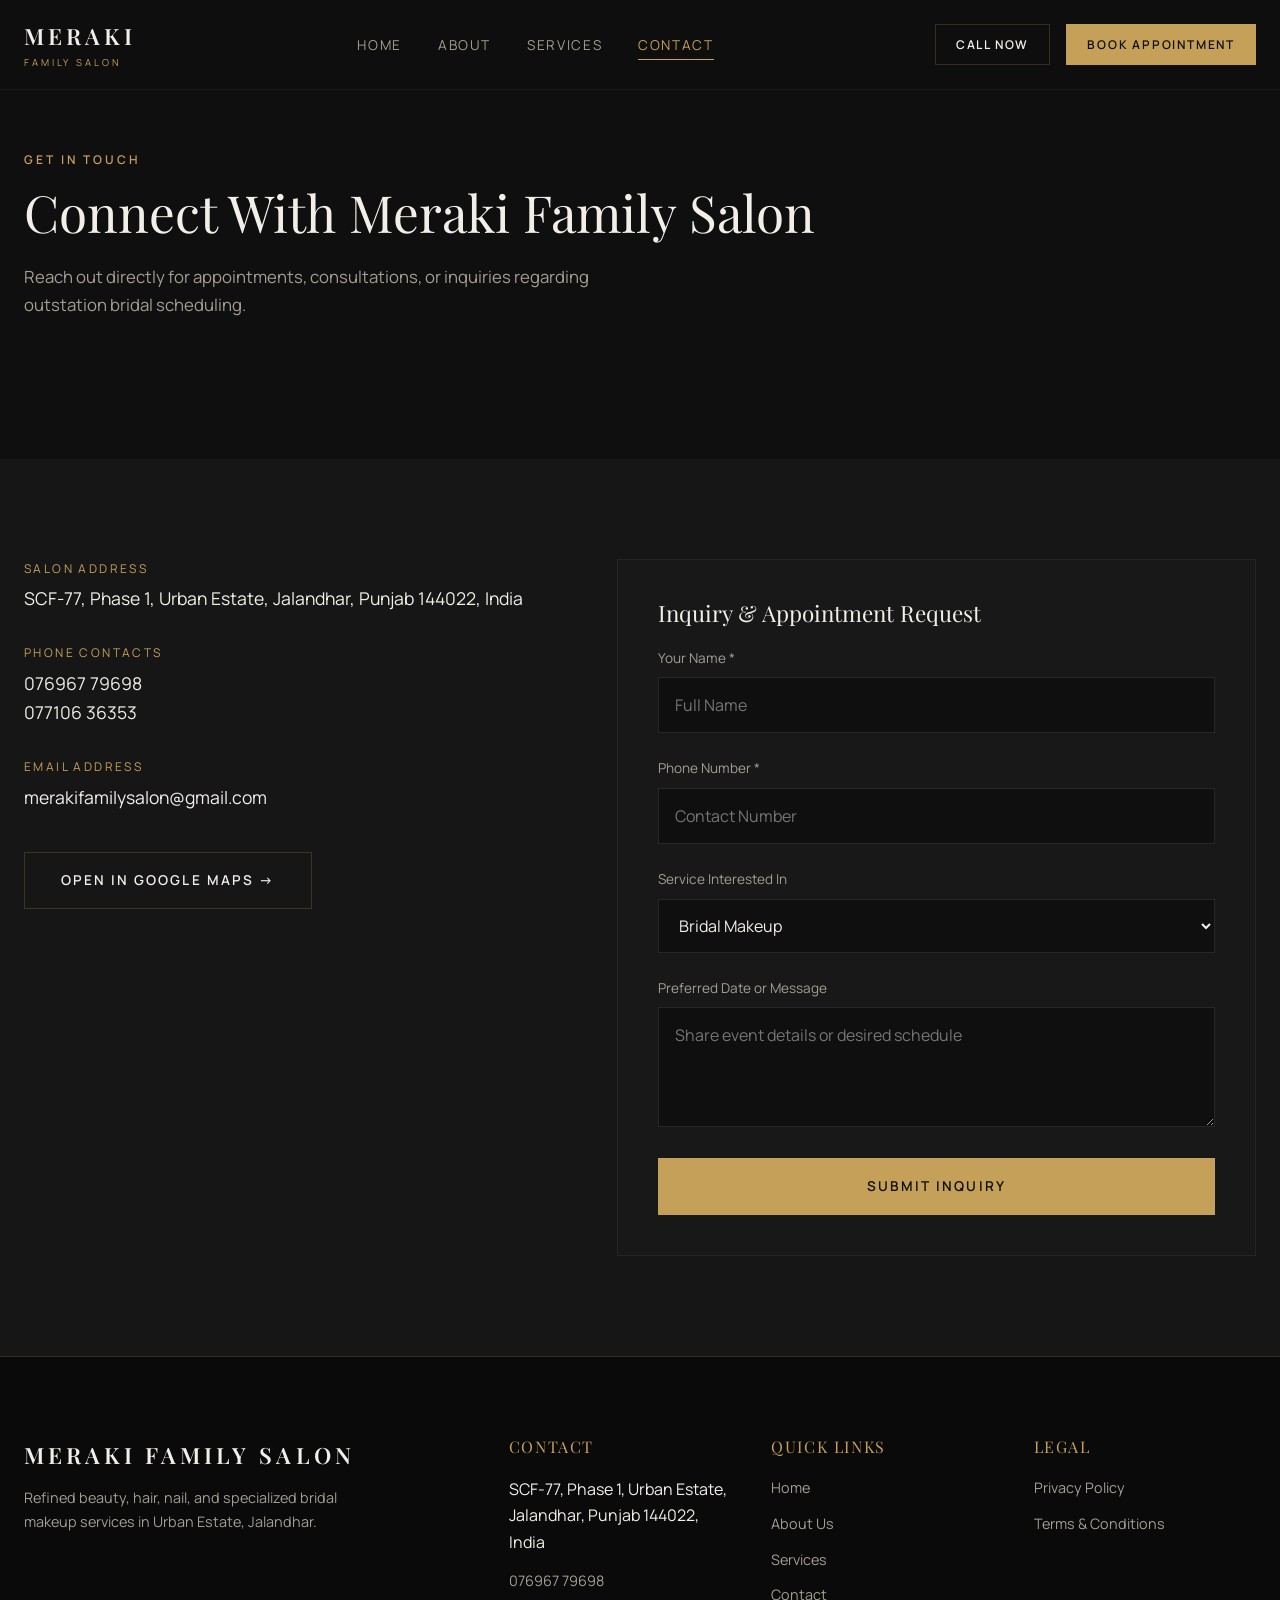
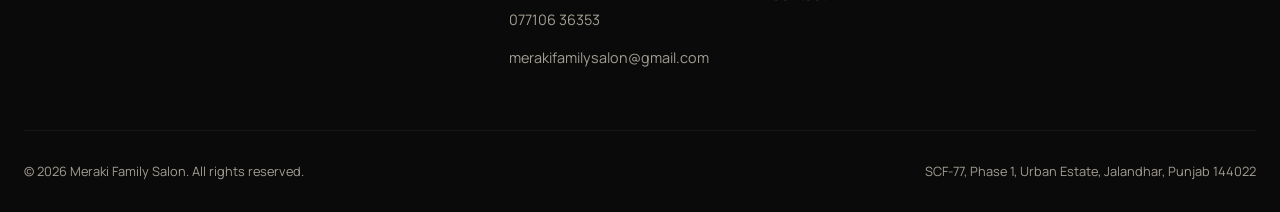
<file: contact.html>
<!DOCTYPE html>
<html lang="en">
<head>
  <meta charset="UTF-8">
  <meta name="viewport" content="width=device-width, initial-scale=1.0">
  <title>Contact Meraki Family Salon | Urban Estate, Jalandhar</title>
  <meta name="description" content="Contact Meraki Family Salon in Jalandhar. Call 076967 79698 or visit SCF-77, Phase 1, Urban Estate, Jalandhar for appointments.">
  <meta name="robots" content="index, follow">
  <meta name="theme-color" content="#0F0F0F">
  <link rel="icon" type="image/svg+xml" href="favicon.svg">

  <link rel="preconnect" href="https://fonts.googleapis.com">
  <link rel="preconnect" href="https://fonts.gstatic.com" crossorigin>
  <link href="https://fonts.googleapis.com/css2?family=Manrope:wght@300;400;600&family=Playfair+Display:ital,wght@0,400;0,600;1,400&display=swap" rel="stylesheet">

  <link rel="stylesheet" href="style.css">
</head>
<body>
  <a href="#main-content" class="skip-link">Skip to main content</a>

  <header class="site-header" id="site-header">
    <div class="container header-inner">
      <a href="index.html" class="logo" aria-label="Meraki Family Salon Home">
        <span class="logo-text">Meraki</span>
        <span class="logo-subtext">Family Salon</span>
      </a>

      <nav class="desktop-nav" aria-label="Main Navigation">
        <ul>
          <li><a href="index.html" class="nav-link">Home</a></li>
          <li><a href="about.html" class="nav-link">About</a></li>
          <li><a href="services.html" class="nav-link">Services</a></li>
          <li><a href="contact.html" class="nav-link active" aria-current="page">Contact</a></li>
        </ul>
      </nav>

      <div class="header-cta">
        <a href="tel:07696779698" class="btn btn-outline" style="padding:10px 20px; font-size:0.75rem;">Call Now</a>
        <a href="contact.html" class="btn btn-primary" style="padding:10px 20px; font-size:0.75rem;">Book Appointment</a>
      </div>

      <button class="mobile-toggle" id="mobile-menu-toggle" aria-expanded="false" aria-controls="mobile-nav-drawer" aria-label="Toggle navigation menu">
        <span class="hamburger-line"></span>
        <span class="hamburger-line"></span>
        <span class="hamburger-line"></span>
      </button>
    </div>
  </header>

  <div class="mobile-nav-overlay" id="mobile-nav-overlay"></div>
  <aside class="mobile-nav-drawer" id="mobile-nav-drawer" aria-label="Mobile Navigation">
    <nav>
      <ul class="mobile-nav-list">
        <li><a href="index.html" class="mobile-nav-link">Home</a></li>
        <li><a href="about.html" class="mobile-nav-link">About</a></li>
        <li><a href="services.html" class="mobile-nav-link">Services</a></li>
        <li><a href="contact.html" class="mobile-nav-link active">Contact</a></li>
      </ul>
    </nav>
    <div class="mobile-contact-info">
      <p style="color:var(--color-accent); font-weight:600; margin-bottom:8px;">MERAKI FAMILY SALON</p>
      <p>SCF-77, Phase 1, Urban Estate, Jalandhar, Punjab 144022</p>
      <p style="margin-top:12px;"><a href="tel:07696779698">076967 79698</a> | <a href="tel:07710636353">077106 36353</a></p>
    </div>
  </aside>

  <main id="main-content">
    <section class="py-section" style="padding-top: 150px;">
      <div class="container">
        <span class="section-label">GET IN TOUCH</span>
        <h1 class="section-title">Connect With Meraki Family Salon</h1>
        <p class="section-desc">Reach out directly for appointments, consultations, or inquiries regarding outstation bridal scheduling.</p>
      </div>
    </section>

    <section class="py-section bg-secondary">
      <div class="container contact-grid">
        <div>
          <div class="contact-info-block">
            <p class="contact-info-label">Salon Address</p>
            <p class="contact-info-value">SCF-77, Phase 1, Urban Estate, Jalandhar, Punjab 144022, India</p>
          </div>

          <div class="contact-info-block">
            <p class="contact-info-label">Phone Contacts</p>
            <p class="contact-info-value"><a href="tel:07696779698">076967 79698</a></p>
            <p class="contact-info-value"><a href="tel:07710636353">077106 36353</a></p>
          </div>

          <div class="contact-info-block">
            <p class="contact-info-label">Email Address</p>
            <p class="contact-info-value"><a href="mailto:merakifamilysalon@gmail.com">merakifamilysalon@gmail.com</a></p>
          </div>

          <div style="margin-top:40px;">
            <a href="https://maps.google.com/?q=SCF-77,+Phase+1,+Urban+Estate,+Jalandhar,+Punjab+144022" target="_blank" rel="noopener noreferrer" class="btn btn-outline">Open in Google Maps &rarr;</a>
          </div>
        </div>

        <div>
          <form class="contact-form" id="appointment-form">
            <h3 style="font-size:1.4rem; margin-bottom:20px;">Inquiry &amp; Appointment Request</h3>
            
            <div class="form-group">
              <label for="form-name" class="form-label">Your Name *</label>
              <input type="text" id="form-name" class="form-control" required placeholder="Full Name">
            </div>

            <div class="form-group">
              <label for="form-phone" class="form-label">Phone Number *</label>
              <input type="tel" id="form-phone" class="form-control" required placeholder="Contact Number">
            </div>

            <div class="form-group">
              <label for="form-service" class="form-label">Service Interested In</label>
              <select id="form-service" class="form-control">
                <option value="Bridal Makeup">Bridal Makeup</option>
                <option value="HD / Airbrush Makeup">HD / Airbrush Makeup</option>
                <option value="Party Makeup">Party Makeup</option>
                <option value="Hair Styling & Extensions">Hair Styling &amp; Extensions</option>
                <option value="Nails & Eyelashes">Nails &amp; Eyelashes</option>
                <option value="Other Services">Other Services</option>
              </select>
            </div>

            <div class="form-group">
              <label for="form-message" class="form-label">Preferred Date or Message</label>
              <textarea id="form-message" class="form-control" placeholder="Share event details or desired schedule"></textarea>
            </div>

            <button type="submit" class="btn btn-primary" style="width:100%;">Submit Inquiry</button>
            <div id="form-feedback" class="form-feedback"></div>
          </form>
        </div>
      </div>
    </section>
  </main>

  <footer class="site-footer">
    <div class="container">
      <div class="footer-grid">
        <div>
          <div class="logo-text" style="margin-bottom:12px;">Meraki Family Salon</div>
          <p style="color:var(--color-text-muted); font-size:0.9rem; max-width:320px;">Refined beauty, hair, nail, and specialized bridal makeup services in Urban Estate, Jalandhar.</p>
        </div>
        <div>
          <h3 class="footer-col-title">Contact</h3>
          <div class="footer-links">
            <p>SCF-77, Phase 1, Urban Estate, Jalandhar, Punjab 144022, India</p>
            <p><a href="tel:07696779698">076967 79698</a></p>
            <p><a href="tel:07710636353">077106 36353</a></p>
            <p><a href="mailto:merakifamilysalon@gmail.com">merakifamilysalon@gmail.com</a></p>
          </div>
        </div>
        <div>
          <h3 class="footer-col-title">Quick Links</h3>
          <div class="footer-links">
            <a href="index.html">Home</a>
            <a href="about.html">About Us</a>
            <a href="services.html">Services</a>
            <a href="contact.html">Contact</a>
          </div>
        </div>
        <div>
          <h3 class="footer-col-title">Legal</h3>
          <div class="footer-links">
            <a href="privacy-policy.html">Privacy Policy</a>
            <a href="terms-and-conditions.html">Terms &amp; Conditions</a>
          </div>
        </div>
      </div>

      <div class="footer-bottom">
        <p>&copy; 2026 Meraki Family Salon. All rights reserved.</p>
        <p>SCF-77, Phase 1, Urban Estate, Jalandhar, Punjab 144022</p>
      </div>
    </div>
  </footer>

  <script src="main.js" defer></script>
</body>
</html>
</file>
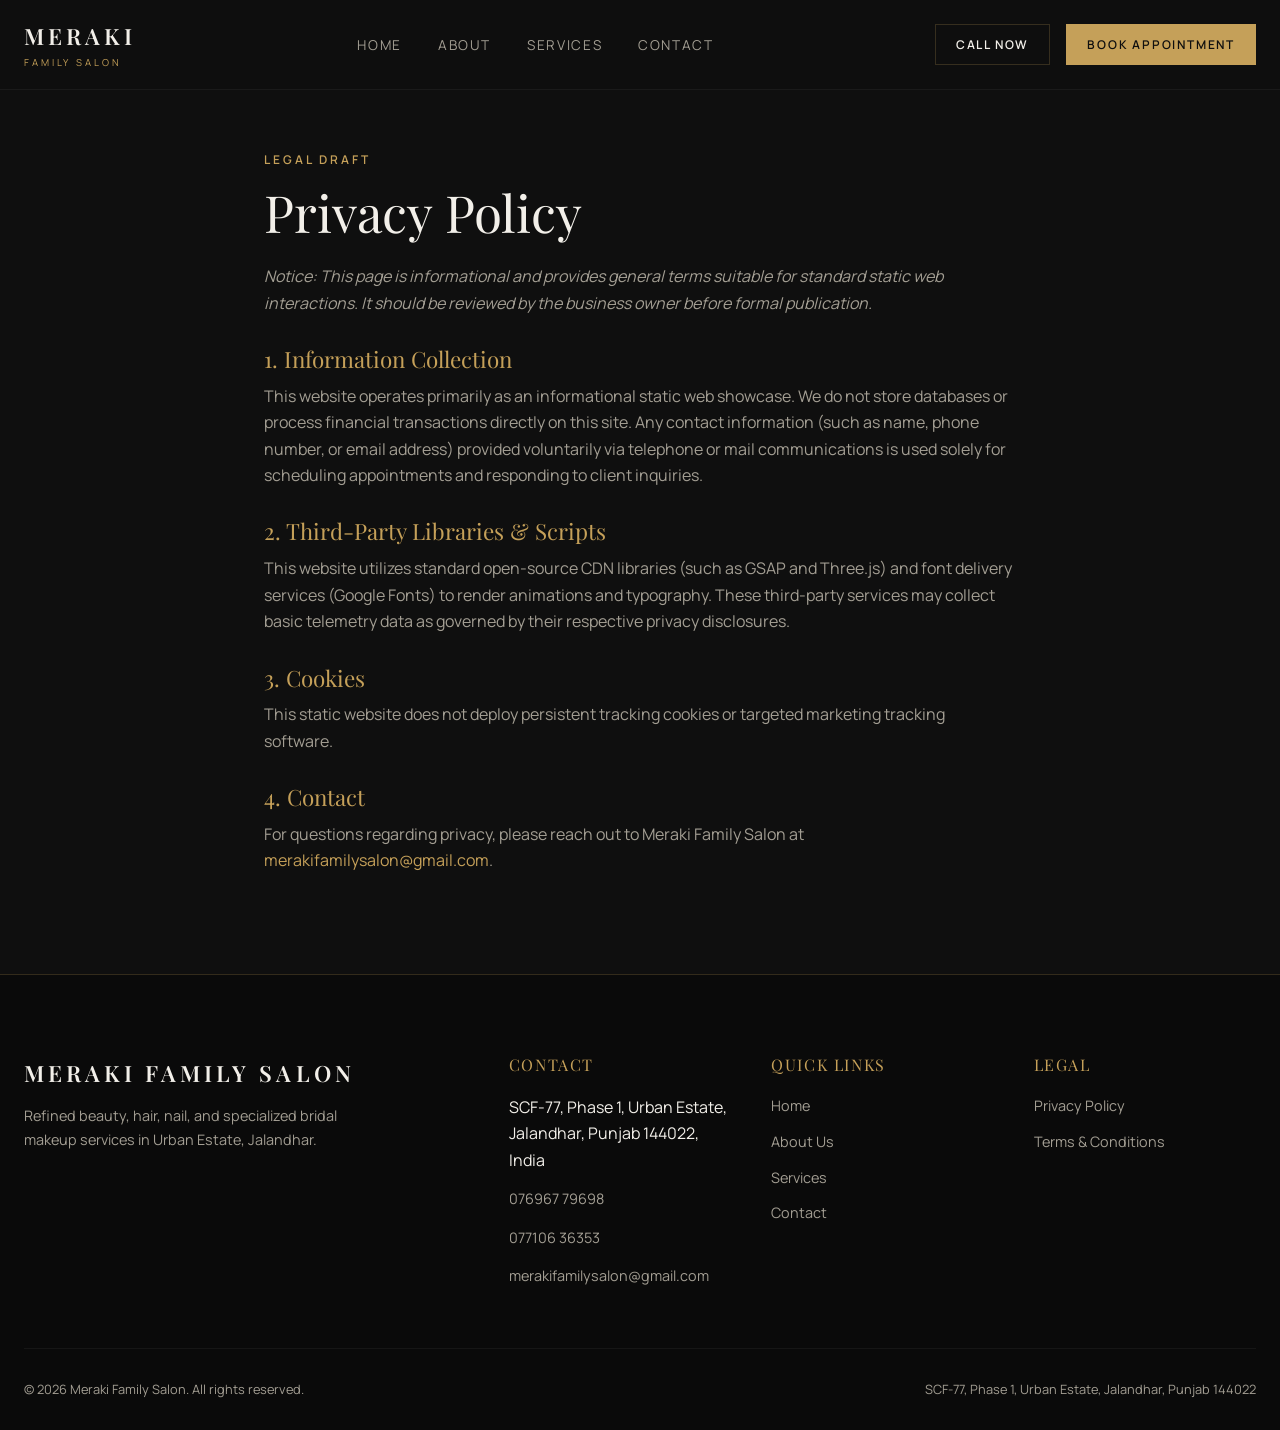
<file: privacy-policy.html>
<!DOCTYPE html>
<html lang="en">
<head>
  <meta charset="UTF-8">
  <meta name="viewport" content="width=device-width, initial-scale=1.0">
  <title>Privacy Policy | Meraki Family Salon</title>
  <meta name="description" content="Privacy Policy for Meraki Family Salon static website. Information regarding client communications and website usage.">
  <meta name="robots" content="index, follow">
  <meta name="theme-color" content="#0F0F0F">
  <link rel="icon" type="image/svg+xml" href="favicon.svg">

  <link rel="preconnect" href="https://fonts.googleapis.com">
  <link rel="preconnect" href="https://fonts.gstatic.com" crossorigin>
  <link href="https://fonts.googleapis.com/css2?family=Manrope:wght@300;400;600&family=Playfair+Display:ital,wght@0,400;0,600;1,400&display=swap" rel="stylesheet">

  <link rel="stylesheet" href="style.css">
</head>
<body>
  <a href="#main-content" class="skip-link">Skip to main content</a>

  <header class="site-header" id="site-header">
    <div class="container header-inner">
      <a href="index.html" class="logo" aria-label="Meraki Family Salon Home">
        <span class="logo-text">Meraki</span>
        <span class="logo-subtext">Family Salon</span>
      </a>

      <nav class="desktop-nav" aria-label="Main Navigation">
        <ul>
          <li><a href="index.html" class="nav-link">Home</a></li>
          <li><a href="about.html" class="nav-link">About</a></li>
          <li><a href="services.html" class="nav-link">Services</a></li>
          <li><a href="contact.html" class="nav-link">Contact</a></li>
        </ul>
      </nav>

      <div class="header-cta">
        <a href="tel:07696779698" class="btn btn-outline" style="padding:10px 20px; font-size:0.75rem;">Call Now</a>
        <a href="contact.html" class="btn btn-primary" style="padding:10px 20px; font-size:0.75rem;">Book Appointment</a>
      </div>

      <button class="mobile-toggle" id="mobile-menu-toggle" aria-expanded="false" aria-controls="mobile-nav-drawer" aria-label="Toggle navigation menu">
        <span class="hamburger-line"></span>
        <span class="hamburger-line"></span>
        <span class="hamburger-line"></span>
      </button>
    </div>
  </header>

  <div class="mobile-nav-overlay" id="mobile-nav-overlay"></div>
  <aside class="mobile-nav-drawer" id="mobile-nav-drawer" aria-label="Mobile Navigation">
    <nav>
      <ul class="mobile-nav-list">
        <li><a href="index.html" class="mobile-nav-link">Home</a></li>
        <li><a href="about.html" class="mobile-nav-link">About</a></li>
        <li><a href="services.html" class="mobile-nav-link">Services</a></li>
        <li><a href="contact.html" class="mobile-nav-link">Contact</a></li>
      </ul>
    </nav>
  </aside>

  <main id="main-content">
    <section class="py-section" style="padding-top: 150px;">
      <div class="container" style="max-width:800px;">
        <span class="section-label">LEGAL DRAFT</span>
        <h1 class="section-title">Privacy Policy</h1>
        
        <p style="color:var(--color-text-muted); margin-bottom:20px;"><em>Notice: This page is informational and provides general terms suitable for standard static web interactions. It should be reviewed by the business owner before formal publication.</em></p>

        <h2 style="font-size:1.4rem; color:var(--color-accent); margin:30px 0 10px 0;">1. Information Collection</h2>
        <p style="color:var(--color-text-muted);">This website operates primarily as an informational static web showcase. We do not store databases or process financial transactions directly on this site. Any contact information (such as name, phone number, or email address) provided voluntarily via telephone or mail communications is used solely for scheduling appointments and responding to client inquiries.</p>

        <h2 style="font-size:1.4rem; color:var(--color-accent); margin:30px 0 10px 0;">2. Third-Party Libraries &amp; Scripts</h2>
        <p style="color:var(--color-text-muted);">This website utilizes standard open-source CDN libraries (such as GSAP and Three.js) and font delivery services (Google Fonts) to render animations and typography. These third-party services may collect basic telemetry data as governed by their respective privacy disclosures.</p>

        <h2 style="font-size:1.4rem; color:var(--color-accent); margin:30px 0 10px 0;">3. Cookies</h2>
        <p style="color:var(--color-text-muted);">This static website does not deploy persistent tracking cookies or targeted marketing tracking software.</p>

        <h2 style="font-size:1.4rem; color:var(--color-accent); margin:30px 0 10px 0;">4. Contact</h2>
        <p style="color:var(--color-text-muted);">For questions regarding privacy, please reach out to Meraki Family Salon at <a href="mailto:merakifamilysalon@gmail.com" style="color:var(--color-accent);">merakifamilysalon@gmail.com</a>.</p>
      </div>
    </section>
  </main>

  <footer class="site-footer">
    <div class="container">
      <div class="footer-grid">
        <div>
          <div class="logo-text" style="margin-bottom:12px;">Meraki Family Salon</div>
          <p style="color:var(--color-text-muted); font-size:0.9rem; max-width:320px;">Refined beauty, hair, nail, and specialized bridal makeup services in Urban Estate, Jalandhar.</p>
        </div>
        <div>
          <h3 class="footer-col-title">Contact</h3>
          <div class="footer-links">
            <p>SCF-77, Phase 1, Urban Estate, Jalandhar, Punjab 144022, India</p>
            <p><a href="tel:07696779698">076967 79698</a></p>
            <p><a href="tel:07710636353">077106 36353</a></p>
            <p><a href="mailto:merakifamilysalon@gmail.com">merakifamilysalon@gmail.com</a></p>
          </div>
        </div>
        <div>
          <h3 class="footer-col-title">Quick Links</h3>
          <div class="footer-links">
            <a href="index.html">Home</a>
            <a href="about.html">About Us</a>
            <a href="services.html">Services</a>
            <a href="contact.html">Contact</a>
          </div>
        </div>
        <div>
          <h3 class="footer-col-title">Legal</h3>
          <div class="footer-links">
            <a href="privacy-policy.html">Privacy Policy</a>
            <a href="terms-and-conditions.html">Terms &amp; Conditions</a>
          </div>
        </div>
      </div>

      <div class="footer-bottom">
        <p>&copy; 2026 Meraki Family Salon. All rights reserved.</p>
        <p>SCF-77, Phase 1, Urban Estate, Jalandhar, Punjab 144022</p>
      </div>
    </div>
  </footer>

  <script src="main.js" defer></script>
</body>
</html>
</file>
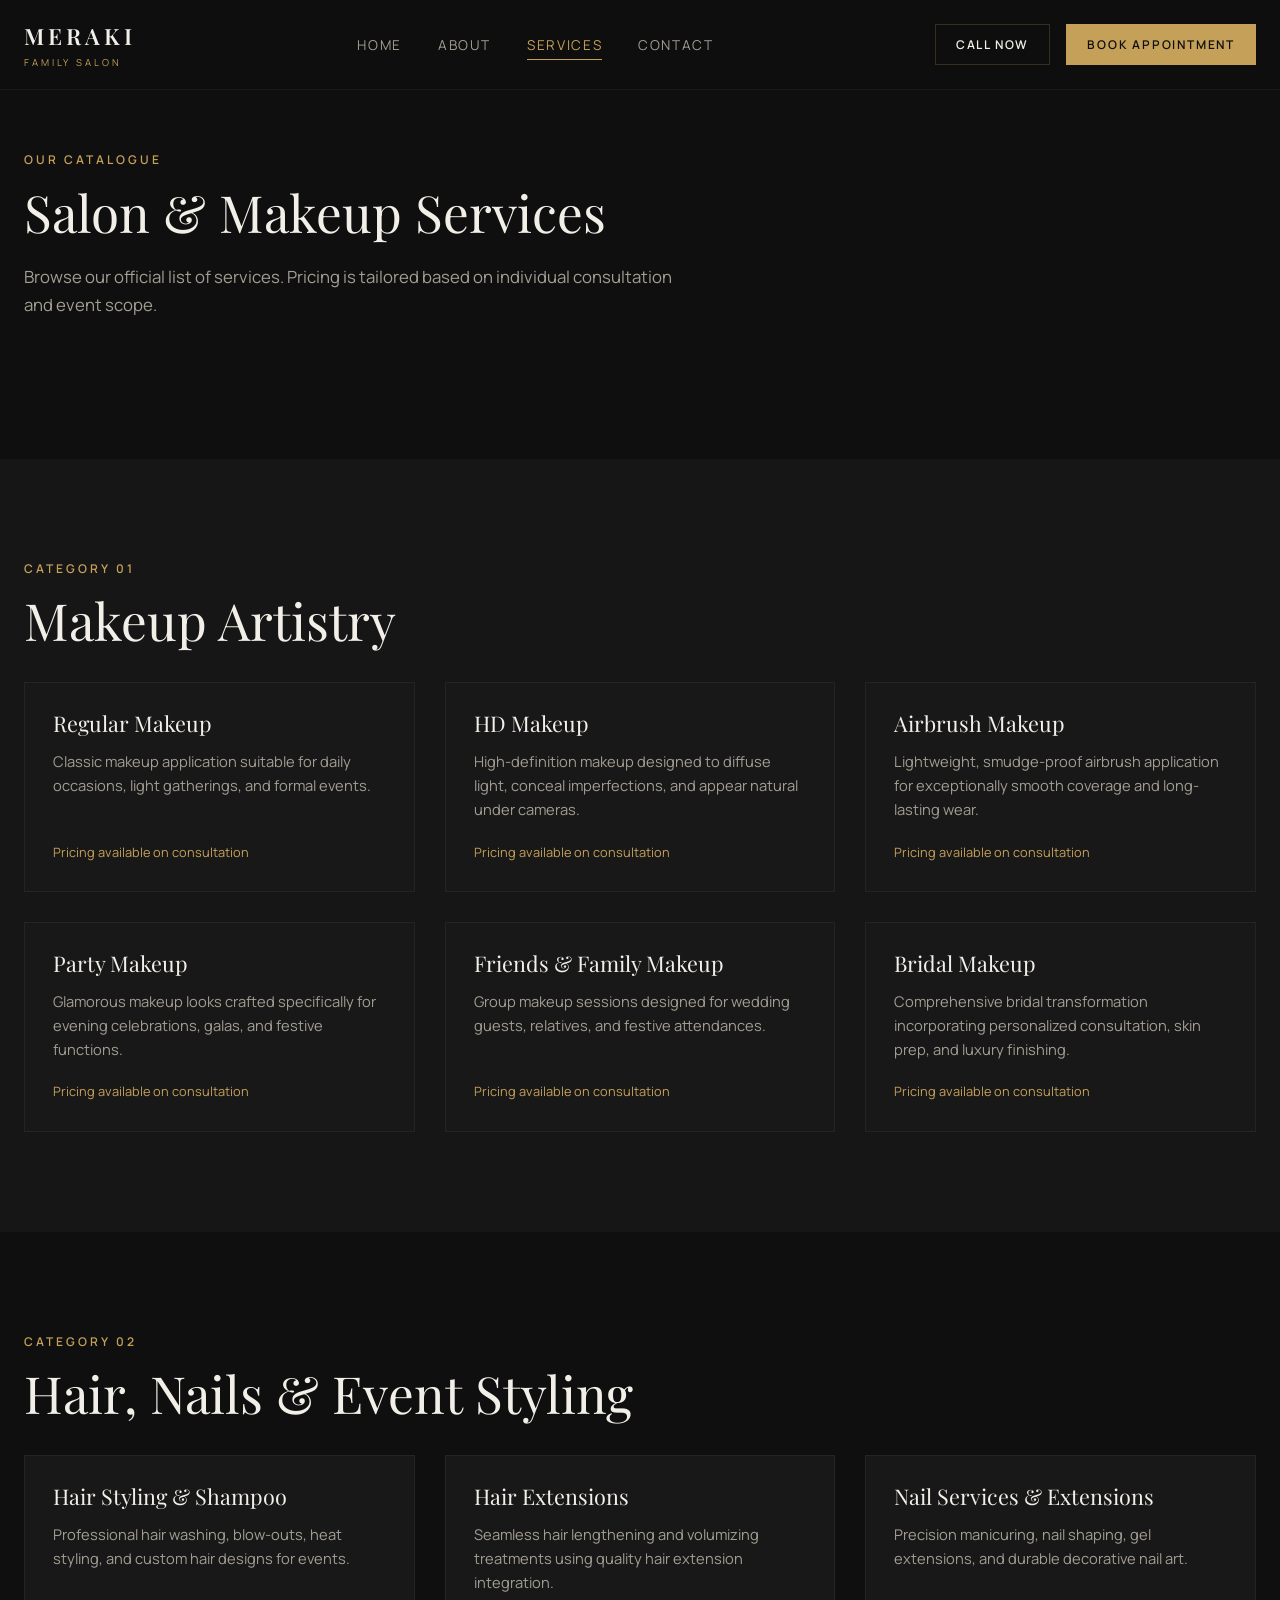
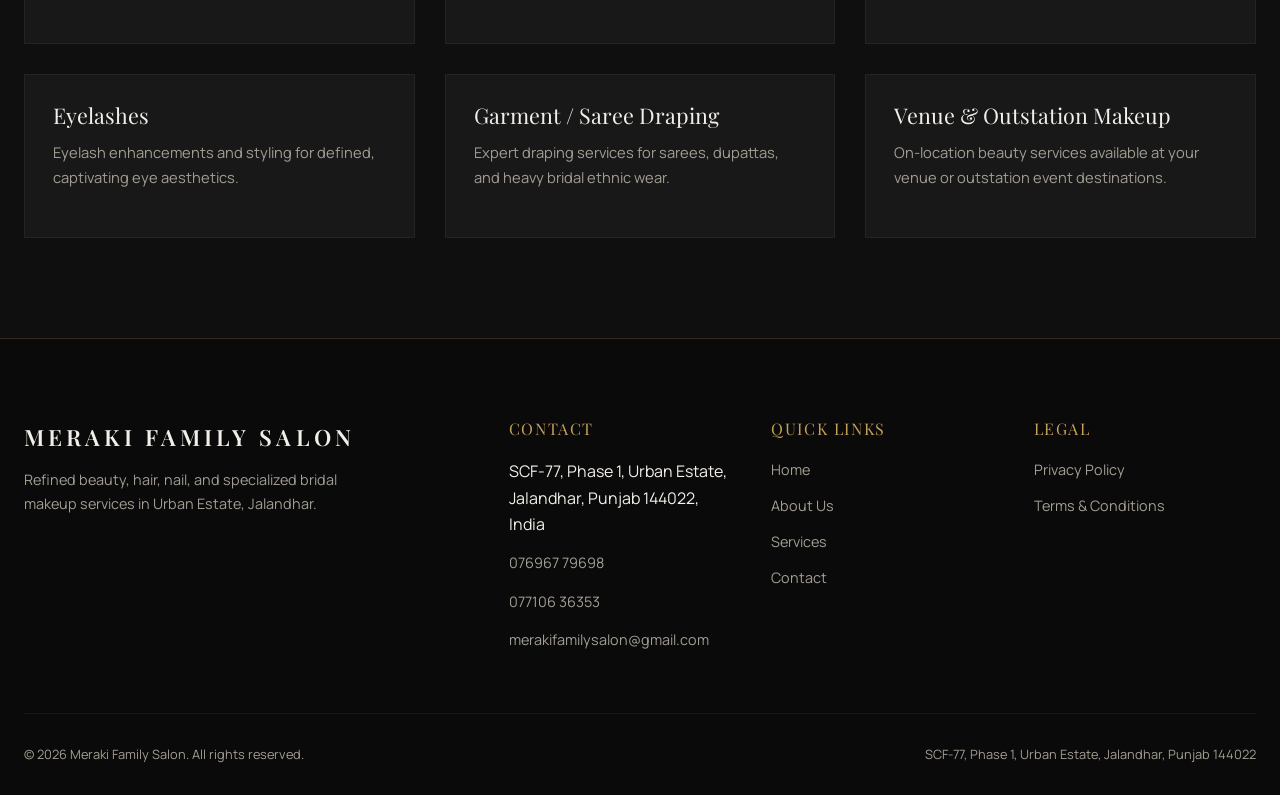
<file: services.html>
<!DOCTYPE html>
<html lang="en">
<head>
  <meta charset="UTF-8">
  <meta name="viewport" content="width=device-width, initial-scale=1.0">
  <title>Salon Services in Jalandhar | Meraki Family Salon</title>
  <meta name="description" content="Explore publicly listed beauty services at Meraki Family Salon: Bridal Makeup, HD Makeup, Airbrush, Hair Styling, Extensions, Nails, and Outstation Services in Jalandhar.">
  <meta name="robots" content="index, follow">
  <meta name="theme-color" content="#0F0F0F">
  <link rel="icon" type="image/svg+xml" href="favicon.svg">

  <link rel="preconnect" href="https://fonts.googleapis.com">
  <link rel="preconnect" href="https://fonts.gstatic.com" crossorigin>
  <link href="https://fonts.googleapis.com/css2?family=Manrope:wght@300;400;600&family=Playfair+Display:ital,wght@0,400;0,600;1,400&display=swap" rel="stylesheet">

  <link rel="stylesheet" href="style.css">
</head>
<body>
  <a href="#main-content" class="skip-link">Skip to main content</a>

  <header class="site-header" id="site-header">
    <div class="container header-inner">
      <a href="index.html" class="logo" aria-label="Meraki Family Salon Home">
        <span class="logo-text">Meraki</span>
        <span class="logo-subtext">Family Salon</span>
      </a>

      <nav class="desktop-nav" aria-label="Main Navigation">
        <ul>
          <li><a href="index.html" class="nav-link">Home</a></li>
          <li><a href="about.html" class="nav-link">About</a></li>
          <li><a href="services.html" class="nav-link active" aria-current="page">Services</a></li>
          <li><a href="contact.html" class="nav-link">Contact</a></li>
        </ul>
      </nav>

      <div class="header-cta">
        <a href="tel:07696779698" class="btn btn-outline" style="padding:10px 20px; font-size:0.75rem;">Call Now</a>
        <a href="contact.html" class="btn btn-primary" style="padding:10px 20px; font-size:0.75rem;">Book Appointment</a>
      </div>

      <button class="mobile-toggle" id="mobile-menu-toggle" aria-expanded="false" aria-controls="mobile-nav-drawer" aria-label="Toggle navigation menu">
        <span class="hamburger-line"></span>
        <span class="hamburger-line"></span>
        <span class="hamburger-line"></span>
      </button>
    </div>
  </header>

  <div class="mobile-nav-overlay" id="mobile-nav-overlay"></div>
  <aside class="mobile-nav-drawer" id="mobile-nav-drawer" aria-label="Mobile Navigation">
    <nav>
      <ul class="mobile-nav-list">
        <li><a href="index.html" class="mobile-nav-link">Home</a></li>
        <li><a href="about.html" class="mobile-nav-link">About</a></li>
        <li><a href="services.html" class="mobile-nav-link active">Services</a></li>
        <li><a href="contact.html" class="mobile-nav-link">Contact</a></li>
      </ul>
    </nav>
    <div class="mobile-contact-info">
      <p style="color:var(--color-accent); font-weight:600; margin-bottom:8px;">MERAKI FAMILY SALON</p>
      <p>SCF-77, Phase 1, Urban Estate, Jalandhar, Punjab 144022</p>
      <p style="margin-top:12px;"><a href="tel:07696779698">076967 79698</a> | <a href="tel:07710636353">077106 36353</a></p>
    </div>
  </aside>

  <main id="main-content">
    <section class="py-section" style="padding-top: 150px;">
      <div class="container">
        <span class="section-label">OUR CATALOGUE</span>
        <h1 class="section-title">Salon &amp; Makeup Services</h1>
        <p class="section-desc">Browse our official list of services. Pricing is tailored based on individual consultation and event scope.</p>
      </div>
    </section>

    <!-- Makeup Category -->
    <section class="py-section bg-secondary">
      <div class="container">
        <span class="section-label">CATEGORY 01</span>
        <h2 class="section-title">Makeup Artistry</h2>
        <div class="grid-3" style="margin-top:30px;">
          <div class="service-card">
            <div class="service-card-body">
              <h3 class="service-card-title">Regular Makeup</h3>
              <p class="service-card-text">Classic makeup application suitable for daily occasions, light gatherings, and formal events.</p>
              <p style="font-size:0.8rem; color:var(--color-accent);">Pricing available on consultation</p>
            </div>
          </div>
          <div class="service-card">
            <div class="service-card-body">
              <h3 class="service-card-title">HD Makeup</h3>
              <p class="service-card-text">High-definition makeup designed to diffuse light, conceal imperfections, and appear natural under cameras.</p>
              <p style="font-size:0.8rem; color:var(--color-accent);">Pricing available on consultation</p>
            </div>
          </div>
          <div class="service-card">
            <div class="service-card-body">
              <h3 class="service-card-title">Airbrush Makeup</h3>
              <p class="service-card-text">Lightweight, smudge-proof airbrush application for exceptionally smooth coverage and long-lasting wear.</p>
              <p style="font-size:0.8rem; color:var(--color-accent);">Pricing available on consultation</p>
            </div>
          </div>
          <div class="service-card">
            <div class="service-card-body">
              <h3 class="service-card-title">Party Makeup</h3>
              <p class="service-card-text">Glamorous makeup looks crafted specifically for evening celebrations, galas, and festive functions.</p>
              <p style="font-size:0.8rem; color:var(--color-accent);">Pricing available on consultation</p>
            </div>
          </div>
          <div class="service-card">
            <div class="service-card-body">
              <h3 class="service-card-title">Friends &amp; Family Makeup</h3>
              <p class="service-card-text">Group makeup sessions designed for wedding guests, relatives, and festive attendances.</p>
              <p style="font-size:0.8rem; color:var(--color-accent);">Pricing available on consultation</p>
            </div>
          </div>
          <div class="service-card">
            <div class="service-card-body">
              <h3 class="service-card-title">Bridal Makeup</h3>
              <p class="service-card-text">Comprehensive bridal transformation incorporating personalized consultation, skin prep, and luxury finishing.</p>
              <p style="font-size:0.8rem; color:var(--color-accent);">Pricing available on consultation</p>
            </div>
          </div>
        </div>
      </div>
    </section>

    <!-- Hair, Nails & Additional Services -->
    <section class="py-section">
      <div class="container">
        <span class="section-label">CATEGORY 02</span>
        <h2 class="section-title">Hair, Nails &amp; Event Styling</h2>
        <div class="grid-3" style="margin-top:30px;">
          <div class="service-card">
            <div class="service-card-body">
              <h3 class="service-card-title">Hair Styling &amp; Shampoo</h3>
              <p class="service-card-text">Professional hair washing, blow-outs, heat styling, and custom hair designs for events.</p>
            </div>
          </div>
          <div class="service-card">
            <div class="service-card-body">
              <h3 class="service-card-title">Hair Extensions</h3>
              <p class="service-card-text">Seamless hair lengthening and volumizing treatments using quality hair extension integration.</p>
            </div>
          </div>
          <div class="service-card">
            <div class="service-card-body">
              <h3 class="service-card-title">Nail Services &amp; Extensions</h3>
              <p class="service-card-text">Precision manicuring, nail shaping, gel extensions, and durable decorative nail art.</p>
            </div>
          </div>
          <div class="service-card">
            <div class="service-card-body">
              <h3 class="service-card-title">Eyelashes</h3>
              <p class="service-card-text">Eyelash enhancements and styling for defined, captivating eye aesthetics.</p>
            </div>
          </div>
          <div class="service-card">
            <div class="service-card-body">
              <h3 class="service-card-title">Garment / Saree Draping</h3>
              <p class="service-card-text">Expert draping services for sarees, dupattas, and heavy bridal ethnic wear.</p>
            </div>
          </div>
          <div class="service-card">
            <div class="service-card-body">
              <h3 class="service-card-title">Venue &amp; Outstation Makeup</h3>
              <p class="service-card-text">On-location beauty services available at your venue or outstation event destinations.</p>
            </div>
          </div>
        </div>
      </div>
    </section>
  </main>

  <footer class="site-footer">
    <div class="container">
      <div class="footer-grid">
        <div>
          <div class="logo-text" style="margin-bottom:12px;">Meraki Family Salon</div>
          <p style="color:var(--color-text-muted); font-size:0.9rem; max-width:320px;">Refined beauty, hair, nail, and specialized bridal makeup services in Urban Estate, Jalandhar.</p>
        </div>
        <div>
          <h3 class="footer-col-title">Contact</h3>
          <div class="footer-links">
            <p>SCF-77, Phase 1, Urban Estate, Jalandhar, Punjab 144022, India</p>
            <p><a href="tel:07696779698">076967 79698</a></p>
            <p><a href="tel:07710636353">077106 36353</a></p>
            <p><a href="mailto:merakifamilysalon@gmail.com">merakifamilysalon@gmail.com</a></p>
          </div>
        </div>
        <div>
          <h3 class="footer-col-title">Quick Links</h3>
          <div class="footer-links">
            <a href="index.html">Home</a>
            <a href="about.html">About Us</a>
            <a href="services.html">Services</a>
            <a href="contact.html">Contact</a>
          </div>
        </div>
        <div>
          <h3 class="footer-col-title">Legal</h3>
          <div class="footer-links">
            <a href="privacy-policy.html">Privacy Policy</a>
            <a href="terms-and-conditions.html">Terms &amp; Conditions</a>
          </div>
        </div>
      </div>

      <div class="footer-bottom">
        <p>&copy; 2026 Meraki Family Salon. All rights reserved.</p>
        <p>SCF-77, Phase 1, Urban Estate, Jalandhar, Punjab 144022</p>
      </div>
    </div>
  </footer>

  <script src="main.js" defer></script>
</body>
</html>
</file>
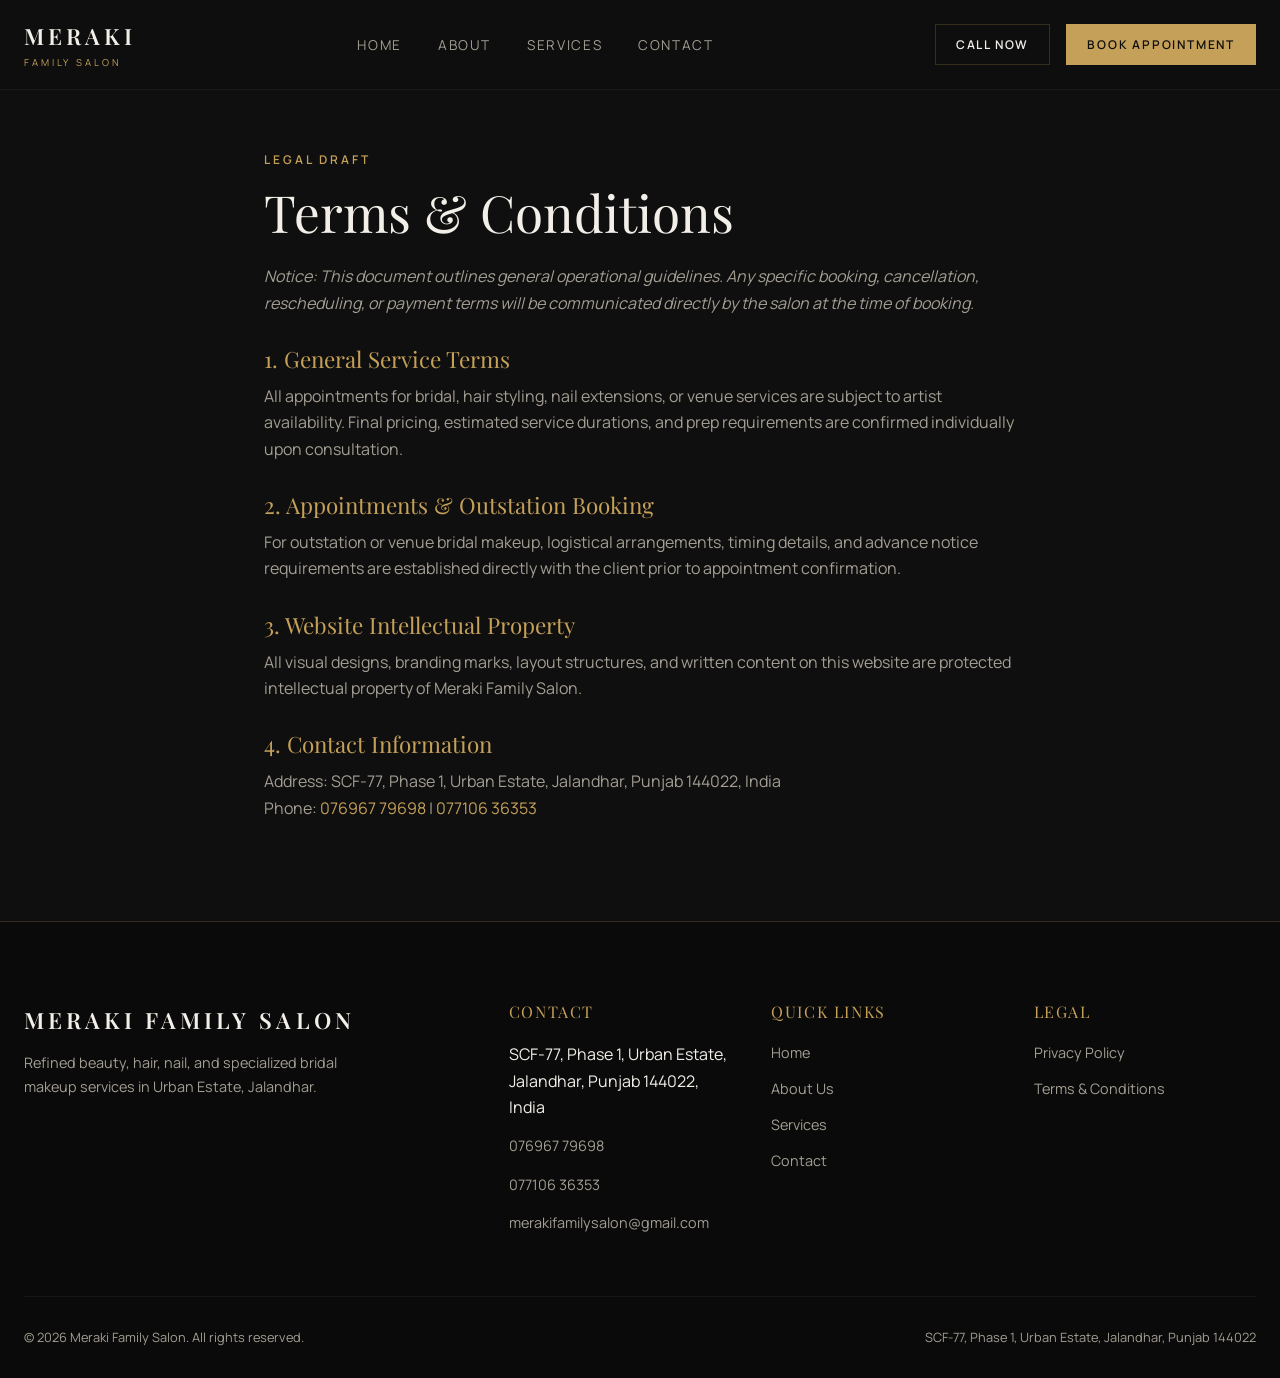
<file: terms-and-conditions.html>
<!DOCTYPE html>
<html lang="en">
<head>
  <meta charset="UTF-8">
  <meta name="viewport" content="width=device-width, initial-scale=1.0">
  <title>Terms & Conditions | Meraki Family Salon</title>
  <meta name="description" content="Terms and conditions for browsing the static website and scheduling beauty services with Meraki Family Salon Jalandhar.">
  <meta name="robots" content="index, follow">
  <meta name="theme-color" content="#0F0F0F">
  <link rel="icon" type="image/svg+xml" href="favicon.svg">

  <link rel="preconnect" href="https://fonts.googleapis.com">
  <link rel="preconnect" href="https://fonts.gstatic.com" crossorigin>
  <link href="https://fonts.googleapis.com/css2?family=Manrope:wght@300;400;600&family=Playfair+Display:ital,wght@0,400;0,600;1,400&display=swap" rel="stylesheet">

  <link rel="stylesheet" href="style.css">
</head>
<body>
  <a href="#main-content" class="skip-link">Skip to main content</a>

  <header class="site-header" id="site-header">
    <div class="container header-inner">
      <a href="index.html" class="logo" aria-label="Meraki Family Salon Home">
        <span class="logo-text">Meraki</span>
        <span class="logo-subtext">Family Salon</span>
      </a>

      <nav class="desktop-nav" aria-label="Main Navigation">
        <ul>
          <li><a href="index.html" class="nav-link">Home</a></li>
          <li><a href="about.html" class="nav-link">About</a></li>
          <li><a href="services.html" class="nav-link">Services</a></li>
          <li><a href="contact.html" class="nav-link">Contact</a></li>
        </ul>
      </nav>

      <div class="header-cta">
        <a href="tel:07696779698" class="btn btn-outline" style="padding:10px 20px; font-size:0.75rem;">Call Now</a>
        <a href="contact.html" class="btn btn-primary" style="padding:10px 20px; font-size:0.75rem;">Book Appointment</a>
      </div>

      <button class="mobile-toggle" id="mobile-menu-toggle" aria-expanded="false" aria-controls="mobile-nav-drawer" aria-label="Toggle navigation menu">
        <span class="hamburger-line"></span>
        <span class="hamburger-line"></span>
        <span class="hamburger-line"></span>
      </button>
    </div>
  </header>

  <div class="mobile-nav-overlay" id="mobile-nav-overlay"></div>
  <aside class="mobile-nav-drawer" id="mobile-nav-drawer" aria-label="Mobile Navigation">
    <nav>
      <ul class="mobile-nav-list">
        <li><a href="index.html" class="mobile-nav-link">Home</a></li>
        <li><a href="about.html" class="mobile-nav-link">About</a></li>
        <li><a href="services.html" class="mobile-nav-link">Services</a></li>
        <li><a href="contact.html" class="mobile-nav-link">Contact</a></li>
      </ul>
    </nav>
  </aside>

  <main id="main-content">
    <section class="py-section" style="padding-top: 150px;">
      <div class="container" style="max-width:800px;">
        <span class="section-label">LEGAL DRAFT</span>
        <h1 class="section-title">Terms &amp; Conditions</h1>

        <p style="color:var(--color-text-muted); margin-bottom:20px;"><em>Notice: This document outlines general operational guidelines. Any specific booking, cancellation, rescheduling, or payment terms will be communicated directly by the salon at the time of booking.</em></p>

        <h2 style="font-size:1.4rem; color:var(--color-accent); margin:30px 0 10px 0;">1. General Service Terms</h2>
        <p style="color:var(--color-text-muted);">All appointments for bridal, hair styling, nail extensions, or venue services are subject to artist availability. Final pricing, estimated service durations, and prep requirements are confirmed individually upon consultation.</p>

        <h2 style="font-size:1.4rem; color:var(--color-accent); margin:30px 0 10px 0;">2. Appointments &amp; Outstation Booking</h2>
        <p style="color:var(--color-text-muted);">For outstation or venue bridal makeup, logistical arrangements, timing details, and advance notice requirements are established directly with the client prior to appointment confirmation.</p>

        <h2 style="font-size:1.4rem; color:var(--color-accent); margin:30px 0 10px 0;">3. Website Intellectual Property</h2>
        <p style="color:var(--color-text-muted);">All visual designs, branding marks, layout structures, and written content on this website are protected intellectual property of Meraki Family Salon.</p>

        <h2 style="font-size:1.4rem; color:var(--color-accent); margin:30px 0 10px 0;">4. Contact Information</h2>
        <p style="color:var(--color-text-muted);">Address: SCF-77, Phase 1, Urban Estate, Jalandhar, Punjab 144022, India<br>Phone: <a href="tel:07696779698" style="color:var(--color-accent);">076967 79698</a> | <a href="tel:07710636353" style="color:var(--color-accent);">077106 36353</a></p>
      </div>
    </section>
  </main>

  <footer class="site-footer">
    <div class="container">
      <div class="footer-grid">
        <div>
          <div class="logo-text" style="margin-bottom:12px;">Meraki Family Salon</div>
          <p style="color:var(--color-text-muted); font-size:0.9rem; max-width:320px;">Refined beauty, hair, nail, and specialized bridal makeup services in Urban Estate, Jalandhar.</p>
        </div>
        <div>
          <h3 class="footer-col-title">Contact</h3>
          <div class="footer-links">
            <p>SCF-77, Phase 1, Urban Estate, Jalandhar, Punjab 144022, India</p>
            <p><a href="tel:07696779698">076967 79698</a></p>
            <p><a href="tel:07710636353">077106 36353</a></p>
            <p><a href="mailto:merakifamilysalon@gmail.com">merakifamilysalon@gmail.com</a></p>
          </div>
        </div>
        <div>
          <h3 class="footer-col-title">Quick Links</h3>
          <div class="footer-links">
            <a href="index.html">Home</a>
            <a href="about.html">About Us</a>
            <a href="services.html">Services</a>
            <a href="contact.html">Contact</a>
          </div>
        </div>
        <div>
          <h3 class="footer-col-title">Legal</h3>
          <div class="footer-links">
            <a href="privacy-policy.html">Privacy Policy</a>
            <a href="terms-and-conditions.html">Terms &amp; Conditions</a>
          </div>
        </div>
      </div>

      <div class="footer-bottom">
        <p>&copy; 2026 Meraki Family Salon. All rights reserved.</p>
        <p>SCF-77, Phase 1, Urban Estate, Jalandhar, Punjab 144022</p>
      </div>
    </div>
  </footer>

  <script src="main.js" defer></script>
</body>
</html>
</file>
<file: style.css>
/* ==========================================================================
   MERAKI FAMILY SALON — GLOBAL LUXURY STYLESHEET
   Palette: Champagne Gold, Deep Ebony, Ivory/Off-White, Warm Charcoal
   ========================================================================== */

/* --------------------------------------------------------------------------
   1. CSS VARIABLES & DESIGN TOKENS
   -------------------------------------------------------------------------- */
:root {
  --color-bg-primary: #0F0F0F;
  --color-bg-secondary: #161616;
  --color-bg-tertiary: #1E1E1E;
  --color-bg-card: #181818;
  --color-bg-light: #FDFBF7;
  --color-bg-light-alt: #F4EFE6;
  
  --color-text-main: #F2EFE9;
  --color-text-muted: #A39E93;
  --color-text-dark: #1A1A1A;
  --color-text-dark-muted: #55514B;

  --color-accent: #C5A059;
  --color-accent-light: #E6C687;
  --color-accent-dark: #8C6D31;
  --color-border: rgba(197, 160, 89, 0.22);
  --color-border-light: rgba(0, 0, 0, 0.1);

  --font-heading: 'Playfair Display', Georgia, serif;
  --font-body: 'Manrope', -apple-system, BlinkMacSystemFont, "Segoe UI", Roboto, sans-serif;

  --container-width: 1280px;
  --header-height: 90px;
  --transition-smooth: all 0.4s cubic-bezier(0.25, 1, 0.5, 1);
  --transition-fast: all 0.2s ease-in-out;
  --radius-sm: 4px;
  --radius-md: 8px;
  --shadow-subtle: 0 10px 30px rgba(0, 0, 0, 0.35);
}

/* --------------------------------------------------------------------------
   2. RESET & BASE STYLES
   -------------------------------------------------------------------------- */
*, *::before, *::after {
  box-sizing: border-box;
  margin: 0;
  padding: 0;
}

html {
  font-size: 100%;
  scroll-behavior: smooth;
  -webkit-text-size-adjust: 100%;
  background-color: var(--color-bg-primary);
  color: var(--color-text-main);
  font-family: var(--font-body);
}

body {
  line-height: 1.65;
  overflow-x: hidden;
  background-color: var(--color-bg-primary);
  color: var(--color-text-main);
  text-rendering: optimizeLegibility;
  -webkit-font-smoothing: antialiased;
}

body.menu-open {
  overflow: hidden !important;
}

img, picture, svg, video {
  max-width: 100%;
  display: block;
  height: auto;
}

a {
  color: inherit;
  text-decoration: none;
  transition: var(--transition-fast);
}

button, input, select, textarea {
  font: inherit;
  color: inherit;
  background: none;
  border: none;
}

button {
  cursor: pointer;
}

ul, ol {
  list-style: none;
}

h1, h2, h3, h4, h5, h6 {
  font-family: var(--font-heading);
  font-weight: 400;
  line-height: 1.2;
  color: var(--color-text-main);
}

/* --------------------------------------------------------------------------
   3. ACCESSIBILITY & UTILITIES
   -------------------------------------------------------------------------- */
.skip-link {
  position: absolute;
  top: -100px;
  left: 20px;
  background: var(--color-accent);
  color: var(--color-text-dark);
  padding: 12px 24px;
  z-index: 10000;
  font-weight: 700;
  transition: top 0.3s ease;
  border-radius: var(--radius-sm);
}

.skip-link:focus {
  top: 20px;
}

:focus-visible {
  outline: 2px solid var(--color-accent);
  outline-offset: 4px;
}

.visually-hidden {
  position: absolute !important;
  width: 1px !important;
  height: 1px !important;
  padding: 0 !important;
  margin: -1px !important;
  overflow: hidden !important;
  clip: rect(0,0,0,0) !important;
  white-space: nowrap !important;
  border: 0 !important;
}

.container {
  width: 100%;
  max-width: var(--container-width);
  margin: 0 auto;
  padding: 0 24px;
}

.section-label {
  font-size: 0.75rem;
  letter-spacing: 0.25em;
  text-transform: uppercase;
  color: var(--color-accent);
  margin-bottom: 12px;
  display: block;
  font-weight: 600;
}

.section-title {
  font-size: clamp(2rem, 4vw, 3.2rem);
  margin-bottom: 20px;
  font-family: var(--font-heading);
}

.section-desc {
  color: var(--color-text-muted);
  font-size: 1.05rem;
  max-width: 650px;
  margin-bottom: 40px;
}

.text-gold {
  color: var(--color-accent);
}

/* --------------------------------------------------------------------------
   4. BUTTONS & INTERACTION
   -------------------------------------------------------------------------- */
.btn {
  display: inline-flex;
  align-items: center;
  justify-content: center;
  padding: 16px 36px;
  font-size: 0.85rem;
  font-weight: 600;
  letter-spacing: 0.15em;
  text-transform: uppercase;
  border-radius: 0;
  transition: var(--transition-smooth);
  position: relative;
  overflow: hidden;
  z-index: 1;
}

.btn-primary {
  background-color: var(--color-accent);
  color: #0F0F0F;
  border: 1px solid var(--color-accent);
}

.btn-primary:hover {
  background-color: var(--color-accent-light);
  border-color: var(--color-accent-light);
  transform: translateY(-2px);
  box-shadow: 0 8px 25px rgba(197, 160, 89, 0.3);
}

.btn-outline {
  background-color: transparent;
  color: var(--color-text-main);
  border: 1px solid var(--color-border);
}

.btn-outline:hover {
  border-color: var(--color-accent);
  color: var(--color-accent);
  transform: translateY(-2px);
}

/* --------------------------------------------------------------------------
   5. NAVIGATION / HEADER
   -------------------------------------------------------------------------- */
.site-header {
  position: fixed;
  top: 0;
  left: 0;
  width: 100%;
  height: var(--header-height);
  z-index: 1000;
  transition: var(--transition-smooth);
  background: rgba(15, 15, 15, 0.75);
  backdrop-filter: blur(12px);
  -webkit-backdrop-filter: blur(12px);
  border-bottom: 1px solid rgba(255, 255, 255, 0.05);
}

.site-header.scrolled {
  height: 75px;
  background: rgba(15, 15, 15, 0.95);
  border-bottom: 1px solid var(--color-border);
}

.header-inner {
  display: flex;
  align-items: center;
  justify-content: space-between;
  height: 100%;
}

.logo {
  display: flex;
  flex-direction: column;
}

.logo-text {
  font-family: var(--font-heading);
  font-size: 1.4rem;
  letter-spacing: 0.18em;
  font-weight: 600;
  color: var(--color-text-main);
  text-transform: uppercase;
}

.logo-subtext {
  font-size: 0.6rem;
  letter-spacing: 0.3em;
  color: var(--color-accent);
  text-transform: uppercase;
}

.desktop-nav ul {
  display: flex;
  gap: 36px;
}

.nav-link {
  font-size: 0.85rem;
  letter-spacing: 0.12em;
  text-transform: uppercase;
  color: var(--color-text-muted);
  position: relative;
  padding: 6px 0;
}

.nav-link:hover, .nav-link.active {
  color: var(--color-accent);
}

.nav-link::after {
  content: '';
  position: absolute;
  bottom: 0;
  left: 0;
  width: 0%;
  height: 1px;
  background-color: var(--color-accent);
  transition: width 0.3s ease;
}

.nav-link:hover::after, .nav-link.active::after {
  width: 100%;
}

.header-cta {
  display: flex;
  align-items: center;
  gap: 16px;
}

/* Mobile Toggle Hamburger */
.mobile-toggle {
  display: none;
  background: none;
  border: none;
  width: 44px;
  height: 44px;
  position: relative;
  z-index: 1002;
  cursor: pointer;
}

.hamburger-line {
  display: block;
  width: 26px;
  height: 2px;
  background-color: var(--color-text-main);
  margin: 6px auto;
  transition: var(--transition-smooth);
}

/* Mobile Nav Drawer */
.mobile-nav-overlay {
  position: fixed;
  inset: 0;
  background: rgba(0, 0, 0, 0.85);
  backdrop-filter: blur(8px);
  z-index: 1000;
  opacity: 0;
  visibility: hidden;
  transition: var(--transition-smooth);
}

.mobile-nav-overlay.active {
  opacity: 1;
  visibility: visible;
}

.mobile-nav-drawer {
  position: fixed;
  top: 0;
  right: 0;
  width: 100%;
  max-width: 380px;
  height: 100vh;
  background-color: var(--color-bg-secondary);
  border-left: 1px solid var(--color-border);
  z-index: 1001;
  transform: translateX(100%);
  transition: transform 0.4s cubic-bezier(0.16, 1, 0.3, 1);
  display: flex;
  flex-direction: column;
  padding: 100px 40px 40px 40px;
}

.mobile-nav-drawer.active {
  transform: translateX(0);
}

.mobile-nav-list {
  display: flex;
  flex-direction: column;
  gap: 24px;
  margin-bottom: 40px;
}

.mobile-nav-link {
  font-family: var(--font-heading);
  font-size: 1.8rem;
  color: var(--color-text-main);
}

.mobile-nav-link:hover, .mobile-nav-link.active {
  color: var(--color-accent);
}

.mobile-contact-info {
  margin-top: auto;
  border-top: 1px solid rgba(255, 255, 255, 0.1);
  padding-top: 24px;
  font-size: 0.85rem;
  color: var(--color-text-muted);
}

/* Active Hamburger Icon State */
.mobile-toggle.active .hamburger-line:nth-child(1) {
  transform: translateY(8px) rotate(45deg);
}

.mobile-toggle.active .hamburger-line:nth-child(2) {
  opacity: 0;
}

.mobile-toggle.active .hamburger-line:nth-child(3) {
  transform: translateY(-8px) rotate(-45deg);
}

/* --------------------------------------------------------------------------
   6. HERO SECTION
   -------------------------------------------------------------------------- */
.hero {
  position: relative;
  min-height: 100vh;
  display: flex;
  align-items: center;
  padding-top: var(--header-height);
  overflow: hidden;
  background-color: var(--color-bg-primary);
}

#webgl-canvas {
  position: absolute;
  top: 0;
  left: 0;
  width: 100%;
  height: 100%;
  z-index: 1;
  pointer-events: none;
}

.hero-content {
  position: relative;
  z-index: 2;
  max-width: 780px;
  padding: 60px 0;
}

.hero-title {
  font-size: clamp(2.8rem, 6vw, 5.2rem);
  line-height: 1.08;
  margin-bottom: 24px;
  letter-spacing: -0.02em;
}

.hero-subtitle {
  font-size: clamp(1rem, 2vw, 1.25rem);
  color: var(--color-text-muted);
  margin-bottom: 40px;
  max-width: 600px;
  font-weight: 300;
}

.hero-actions {
  display: flex;
  gap: 20px;
  flex-wrap: wrap;
}

.hero-bg-media {
  position: absolute;
  right: 0;
  top: 0;
  width: 50%;
  height: 100%;
  z-index: 0;
  opacity: 0.35;
  mask-image: linear-gradient(to right, transparent, black);
  -webkit-mask-image: linear-gradient(to right, transparent, black);
}

.hero-bg-media img {
  width: 100%;
  height: 100%;
  object-fit: cover;
}

/* --------------------------------------------------------------------------
   7. SECTIONS & CONTENT CARDS
   -------------------------------------------------------------------------- */
.py-section {
  padding: 100px 0;
}

.bg-secondary {
  background-color: var(--color-bg-secondary);
}

/* Intro Grid */
.intro-grid {
  display: grid;
  grid-template-columns: 1fr 1fr;
  gap: 60px;
  align-items: center;
}

.intro-image-wrap {
  position: relative;
}

.intro-image-wrap img {
  border-radius: var(--radius-sm);
  box-shadow: var(--shadow-subtle);
}

.intro-frame-accent {
  position: absolute;
  top: -20px;
  left: -20px;
  width: 100%;
  height: 100%;
  border: 1px solid var(--color-accent);
  z-index: -1;
  border-radius: var(--radius-sm);
}

/* Cards Grid */
.grid-3 {
  display: grid;
  grid-template-columns: repeat(3, 1fr);
  gap: 30px;
}

.grid-2 {
  display: grid;
  grid-template-columns: repeat(2, 1fr);
  gap: 40px;
}

.service-card {
  background-color: var(--color-bg-card);
  border: 1px solid rgba(255, 255, 255, 0.05);
  transition: var(--transition-smooth);
  overflow: hidden;
  display: flex;
  flex-direction: column;
}

.service-card:hover {
  border-color: var(--color-border);
  transform: translateY(-8px);
}

.service-card-img {
  width: 100%;
  height: 240px;
  overflow: hidden;
}

.service-card-img img {
  width: 100%;
  height: 100%;
  object-fit: cover;
  transition: transform 0.6s cubic-bezier(0.25, 1, 0.5, 1);
}

.service-card:hover .service-card-img img {
  transform: scale(1.08);
}

.service-card-body {
  padding: 28px;
  display: flex;
  flex-direction: column;
  flex-grow: 1;
}

.service-card-title {
  font-size: 1.35rem;
  margin-bottom: 12px;
}

.service-card-text {
  color: var(--color-text-muted);
  font-size: 0.92rem;
  margin-bottom: 20px;
  flex-grow: 1;
}

.card-link {
  font-size: 0.8rem;
  letter-spacing: 0.15em;
  text-transform: uppercase;
  color: var(--color-accent);
  font-weight: 600;
  display: inline-flex;
  align-items: center;
  gap: 8px;
}

/* Editorial Bridal Feature */
.bridal-banner {
  position: relative;
  background-color: var(--color-bg-tertiary);
  border: 1px solid var(--color-border);
  padding: 80px 60px;
  overflow: hidden;
}

.bridal-banner-content {
  max-width: 600px;
  position: relative;
  z-index: 2;
}

.bridal-tag-list {
  display: flex;
  flex-wrap: wrap;
  gap: 12px;
  margin: 24px 0 36px 0;
}

.bridal-tag {
  background: rgba(197, 160, 89, 0.1);
  border: 1px solid var(--color-border);
  padding: 6px 14px;
  font-size: 0.8rem;
  color: var(--color-accent-light);
}

/* Gallery Masonry */
.gallery-grid {
  display: grid;
  grid-template-columns: repeat(4, 1fr);
  gap: 20px;
}

.gallery-item {
  position: relative;
  overflow: hidden;
  height: 320px;
  border-radius: var(--radius-sm);
}

.gallery-item.span-2 {
  grid-column: span 2;
}

.gallery-item img {
  width: 100%;
  height: 100%;
  object-fit: cover;
  transition: transform 0.6s ease;
}

.gallery-item:hover img {
  transform: scale(1.05);
}

.gallery-overlay {
  position: absolute;
  inset: 0;
  background: linear-gradient(to top, rgba(0,0,0,0.8), transparent);
  opacity: 0;
  transition: opacity 0.3s ease;
  display: flex;
  align-items: flex-end;
  padding: 20px;
}

.gallery-item:hover .gallery-overlay {
  opacity: 1;
}

.gallery-title {
  font-size: 1rem;
  color: var(--color-text-main);
}

/* Contact / Form Section */
.contact-grid {
  display: grid;
  grid-template-columns: 1fr 1.2fr;
  gap: 60px;
}

.contact-info-block {
  margin-bottom: 30px;
}

.contact-info-label {
  font-size: 0.75rem;
  text-transform: uppercase;
  letter-spacing: 0.2em;
  color: var(--color-accent);
  margin-bottom: 6px;
}

.contact-info-value {
  font-size: 1.1rem;
  color: var(--color-text-main);
}

.contact-form {
  background: var(--color-bg-card);
  padding: 40px;
  border: 1px solid rgba(255, 255, 255, 0.05);
}

.form-group {
  margin-bottom: 24px;
}

.form-label {
  display: block;
  font-size: 0.85rem;
  margin-bottom: 8px;
  color: var(--color-text-muted);
}

.form-control {
  width: 100%;
  padding: 14px 16px;
  background-color: var(--color-bg-primary);
  border: 1px solid rgba(255, 255, 255, 0.1);
  color: var(--color-text-main);
  border-radius: 0;
  transition: border-color 0.3s ease;
}

.form-control:focus {
  border-color: var(--color-accent);
  outline: none;
}

textarea.form-control {
  resize: vertical;
  min-height: 120px;
}

.form-feedback {
  margin-top: 16px;
  padding: 12px;
  font-size: 0.85rem;
  display: none;
}

.form-feedback.info {
  display: block;
  background: rgba(197, 160, 89, 0.15);
  border: 1px solid var(--color-accent);
  color: var(--color-accent-light);
}

/* --------------------------------------------------------------------------
   8. FOOTER
   -------------------------------------------------------------------------- */
.site-footer {
  background-color: #0A0A0A;
  border-top: 1px solid var(--color-border);
  padding: 80px 0 30px 0;
}

.footer-grid {
  display: grid;
  grid-template-columns: 2fr 1fr 1fr 1fr;
  gap: 40px;
  margin-bottom: 60px;
}

.footer-col-title {
  font-size: 1rem;
  letter-spacing: 0.1em;
  text-transform: uppercase;
  margin-bottom: 20px;
  color: var(--color-accent);
}

.footer-links {
  display: flex;
  flex-direction: column;
  gap: 12px;
}

.footer-links a {
  color: var(--color-text-muted);
  font-size: 0.9rem;
}

.footer-links a:hover {
  color: var(--color-accent);
}

.footer-bottom {
  border-top: 1px solid rgba(255, 255, 255, 0.05);
  padding-top: 30px;
  display: flex;
  justify-content: space-between;
  align-items: center;
  font-size: 0.8rem;
  color: var(--color-text-muted);
}

/* --------------------------------------------------------------------------
   9. RESPONSIVE BREAKPOINTS
   -------------------------------------------------------------------------- */
@media (max-width: 1024px) {
  .grid-3 {
    grid-template-columns: repeat(2, 1fr);
  }
  .footer-grid {
    grid-template-columns: 1fr 1fr;
  }
  .gallery-grid {
    grid-template-columns: repeat(2, 1fr);
  }
}

@media (max-width: 768px) {
  .desktop-nav, .header-cta {
    display: none;
  }
  .mobile-toggle {
    display: block;
  }
  .intro-grid, .contact-grid, .grid-2 {
    grid-template-columns: 1fr;
  }
  .grid-3 {
    grid-template-columns: 1fr;
  }
  .gallery-item.span-2 {
    grid-column: span 1;
  }
  .bridal-banner {
    padding: 40px 24px;
  }
  .hero-bg-media {
    width: 100%;
    opacity: 0.2;
  }
  .footer-grid {
    grid-template-columns: 1fr;
  }
  .footer-bottom {
    flex-direction: column;
    gap: 16px;
    text-align: center;
  }
}
</file>
